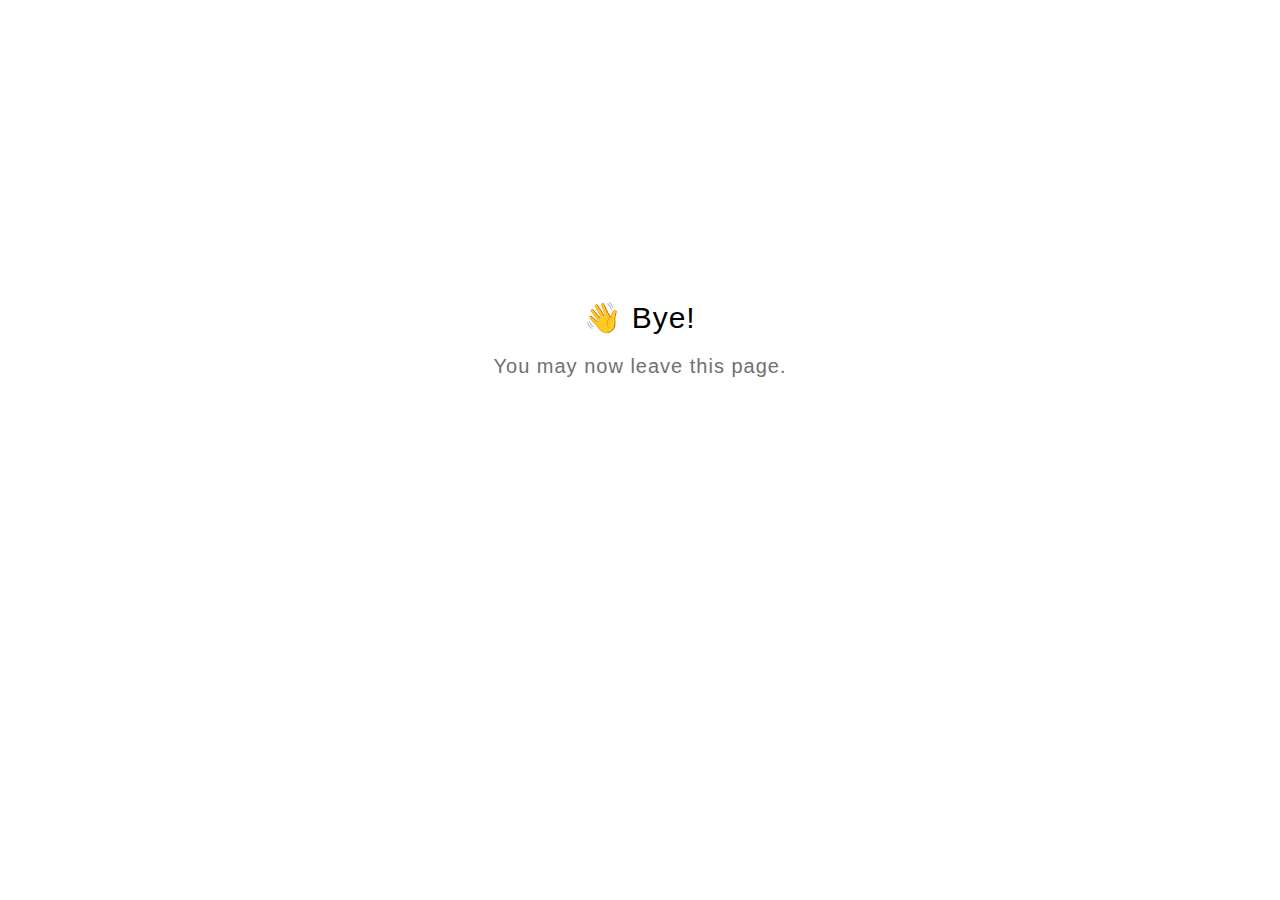
<file: goodbye.html>
<!DOCTYPE html>
<html lang="en">
  <head>
    <title>Goodbye</title>
    <meta charset="utf-8" lang="en">
    <style>
      html {
        font-size: 20px;
        font-family: 'lato', sans-serif;
        font-weight: lighter;
        letter-spacing: 0.05rem;
      }

      .goodbye-container {
        text-align: center;
        margin-top: 15rem;
      }

      .bye-message {
        font-size: 1.5rem;
      }

      .exit-text {
        color: #707070;
        margin-top: 1rem;
      }
    </style>
  </head>
  <body>
    <div class="goodbye-container">
      <div class="bye-message">👋 Bye!</div>
      <div class="exit-text">You may now leave this page.</div>
    </div>
  </body>
</html>
</file>
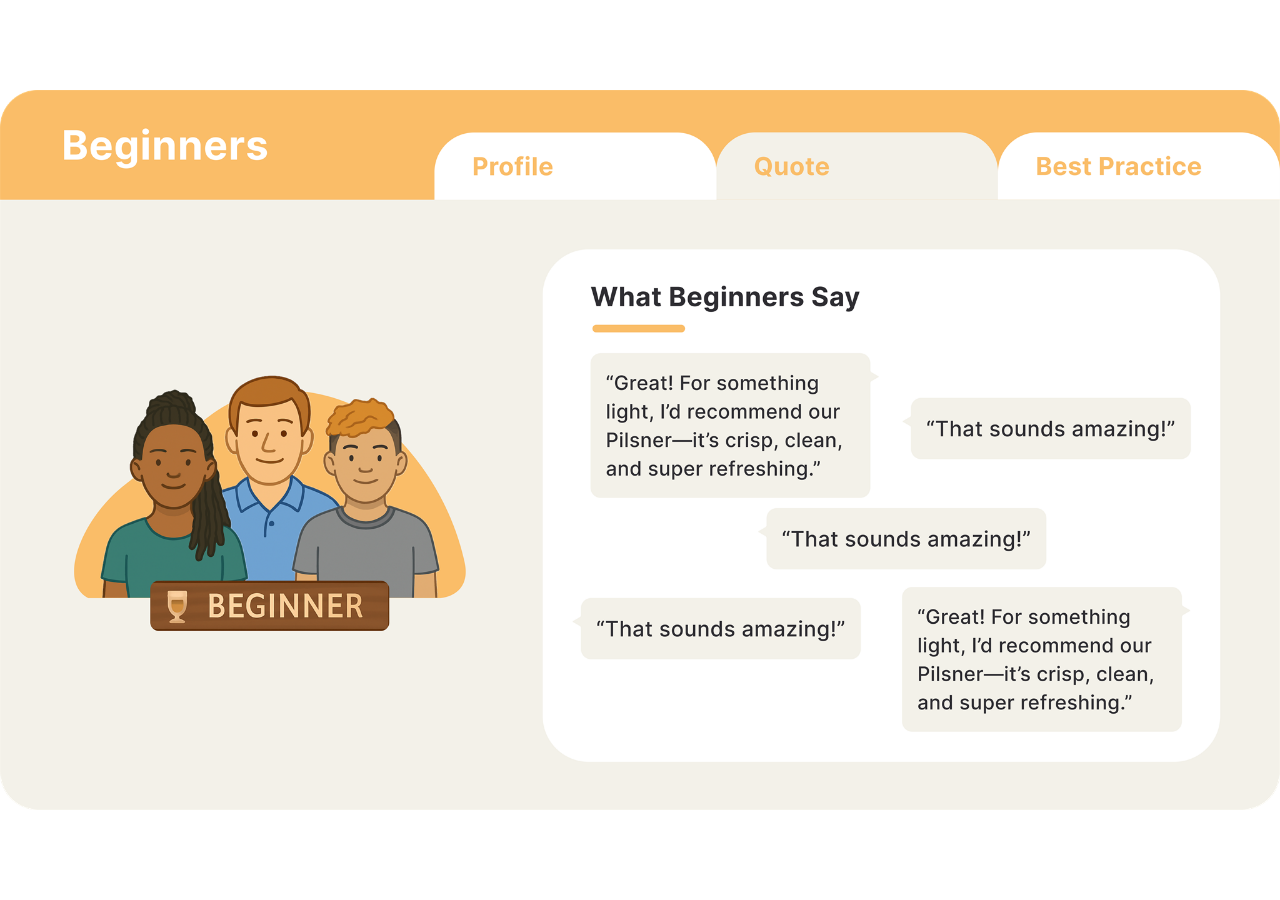
<file: assets/k6lVNaO_edWy7yR4/story.html>
﻿<!doctype html>
<html lang="en-US">
<head>
  <meta charset="utf-8">
  <!-- Created using Storyline 360 x64 - http://www.articulate.com  -->
  <!-- version: 3.96.33815.0 -->
  <title>Untitled1</title>
  <meta http-equiv="x-ua-compatible" content="IE=edge"/>
  <meta name="viewport" content="width=device-width,initial-scale=1,user-scalable=no,shrink-to-fit=no,minimal-ui"/>
  <meta name="apple-mobile-web-app-capable" content="yes"/>
  <style>
    html, body { height: 100%; padding: 0; margin: 0 }
    #app { height: 100%; width: 100%; }
  </style>

  <script>
    window.DS = {};
    window.globals = {
      DATA_PATH_BASE: '',
      HAS_FRAME: true,
      HAS_SLIDE: true,

      lmsPresent: false,
      tinCanPresent: false,
      cmi5Present: false,
      aoSupport: false,
      scale: 'noscale',
      captureRc: false,
      browserSize: 'optimal',
      bgColor: '#282828',
      features: 'DropInAcc,DropInBase,DropInCore,DropInInteractions,DropInVideo,LayerPresentAsDialog,MultipleQuizTracking,UpdatedThemeEditor',
      themeName: 'unified',
      preloaderColor: '#FFFFFF',
      suppressAnalytics: false,
      productChannel: 'stable',
      publishSource: 'storyline',
      aid: 'aid|657929b7-db7b-489d-8fac-d590638fb661',
      cid: '36f2fd98-406d-4d4e-803e-584cb8f93a67',
      playerVersion: '3.96.33815.0',
      publishTimestamp: '2025-05-11T23:33:26.3503364Z',
      maxIosVideoElements: 10,
      connectionSettings: { message: 'You%20are%20offline.%20Trying%20to%20reconnect...', useDarkTheme: false, mode: 'disabled' },
      hasFeature: function(feature) {
        return this.features.split(',').includes(feature);
      },
      
      parseParams: function(qs) {
        if (window.globals.parsedParams != null) {
          return window.globals.parsedParams;
        }
        qs = (qs || window.location.search.substr(1)).split('+').join(' ');
        var params = {},
            tokens,
            re = /[?&]?([^=]+)=([^&]*)/g;

        while (tokens = re.exec(qs)) {
          params[decodeURIComponent(tokens[1]).trim()] =
            decodeURIComponent(tokens[2]).trim();
        }
        window.globals.parsedParams = params;
        return params;
      }

    };
  </script>
  <script>
    var isIe11 = ('ActiveXObject' in window || window.MSBlobBuilder != null)
      && window.msCrypto != null && !window.ActiveXObject;
    if (isIe11) {
      window.globals.unsupportedBrowser = true;
      document.write(atob('[base64]'));
    }
  </script>

  <script>
    if (window.globals.hasFeature('MultiLanguageSinglePackageSupport')) {
      
      
    }
  </script>

  
  <script>window.THREE = { };</script>
  
<meta name="robots" content="noindex, nofollow"></head>
<body style="background: #282828" class="cs-HTML theme-unified">
<script src="player-interface.js"></script>
  <script>!function(){var e,i=/iPhone/i,o=/iPod/i,n=/iPad/i,t=/\biOS-universal(?:.+)Mac\b/i,r=/\bAndroid(?:.+)Mobile\b/i,a=/Android/i,d=/(?:SD4930UR|\bSilk(?:.+)Mobile\b)/i,p=/Silk/i,l=/Windows Phone/i,u=/\bWindows(?:.+)ARM\b/i,b=/BlackBerry/i,s=/BB10/i,c=/Opera Mini/i,f=/\b(CriOS|Chrome)(?:.+)Mobile/i,h=/Mobile(?:.+)Firefox\b/i,v=function(e){return void 0!==e&&"MacIntel"===e.platform&&"number"==typeof e.maxTouchPoints&&e.maxTouchPoints>1&&"undefined"==typeof MSStream};e=function(e){var m={userAgent:"",platform:"",maxTouchPoints:0};e||"undefined"==typeof navigator?"string"==typeof e?m.userAgent=e:e&&e.userAgent&&(m={userAgent:e.userAgent,platform:e.platform,maxTouchPoints:e.maxTouchPoints||0}):m={userAgent:navigator.userAgent,platform:navigator.platform,maxTouchPoints:navigator.maxTouchPoints||0};var g=m.userAgent,y=g.split("[FBAN");void 0!==y[1]&&(g=y[0]),void 0!==(y=g.split("Twitter"))[1]&&(g=y[0]);var A=function(e){return function(i){return i.test(e)}}(g),w={apple:{phone:A(i)&&!A(l),ipod:A(o),tablet:!A(i)&&(A(n)||v(m))&&!A(l),universal:A(t),device:(A(i)||A(o)||A(n)||A(t)||v(m))&&!A(l)},amazon:{phone:A(d),tablet:!A(d)&&A(p),device:A(d)||A(p)},android:{phone:!A(l)&&A(d)||!A(l)&&A(r),tablet:!A(l)&&!A(d)&&!A(r)&&(A(p)||A(a)),device:!A(l)&&(A(d)||A(p)||A(r)||A(a))||A(/\bokhttp\b/i)},windows:{phone:A(l),tablet:A(u),device:A(l)||A(u)},other:{blackberry:A(b),blackberry10:A(s),opera:A(c),firefox:A(h),chrome:A(f),device:A(b)||A(s)||A(c)||A(h)||A(f)},any:!1,phone:!1,tablet:!1};return w.any=w.apple.device||w.android.device||w.windows.device||w.other.device,w.phone=w.apple.phone||w.android.phone||w.windows.phone,w.tablet=w.apple.tablet||w.android.tablet||w.windows.tablet,w}(),"object"==typeof exports&&"undefined"!=typeof module?module.exports=e:"function"==typeof define&&define.amd?define((function(){return e})):this.isMobile=e}();
    window.isMobile.apple.tablet = window.isMobile.apple.tablet ||
      (navigator.platform === 'MacIntel' && navigator.maxTouchPoints > 1);
    window.isMobile.apple.device = window.isMobile.apple.device || window.isMobile.apple.tablet;
    window.isMobile.tablet = window.isMobile.tablet || window.isMobile.apple.tablet;
    window.isMobile.any = window.isMobile.any || window.isMobile.apple.tablet;
  </script>

  <div id="focus-sink" tabindex="-1"></div>

  <div id="preso"></div>
  <script>
    (function() {

      var classTypes = [ 'desktop', 'mobile', 'phone', 'tablet' ];

      var addDeviceClasses = function(prefix, testObj) {
        var curr, i;
        for (i = 0; i < classTypes.length; i++) {
          curr = classTypes[i];
          if (testObj[curr]) {
            document.body.classList.add(prefix + curr);
          }
        }
      };

      var params = window.globals.parseParams(),
          isDevicePreview = params.devicepreview === '1',
          isPhoneOverride = params.deviceType === 'phone' || (isDevicePreview && params.phone == '1'),
          isTabletOverride = (params.deviceType === 'tablet' || isDevicePreview) && !isPhoneOverride,
          isMobileOverride = isPhoneOverride || isTabletOverride;

      var deviceView = {
        desktop: !window.isMobile.any && !isMobileOverride,
        mobile: window.isMobile.any || isMobileOverride,
        phone: isPhoneOverride || (window.isMobile.phone && !isTabletOverride),
        tablet: isTabletOverride || window.isMobile.tablet
      };

      window.globals.deviceView = deviceView;
      window.isMobile.desktop = !window.isMobile.any;
      window.isMobile.mobile = window.isMobile.any;

      addDeviceClasses('view-', deviceView);

    })();
  </script>
  
  <script src='story_content/triggers.js' type=text/javascript></script>
<script src='story_content/user.js' type=text/javascript></script>
  <div class="slide-loader"></div>

  <script>
    var doc = document, loader = doc.body.querySelector('.slide-loader'); [ 1, 2, 3 ].forEach(function(n) { var d = doc.createElement('div'); d.style.backgroundColor = window.globals.preloaderColor; d.classList.add('mobile-loader-dot'); d.classList.add('dot' + n); loader.appendChild(d); });
  </script>

  <div class="mobile-load-title-overlay" style="display: none">
    <div class="mobile-load-title">Untitled1</div>
  </div>

  <div class="mobile-chrome-warning"></div>

  
<style>
  .warn-connection-dialog {
    display: none;
    background: transparent;
    pointer-events: all;
    position: fixed;
    left: 0;
    top: 0;
    width: 100%;
    height: 100%;
    z-index: 999;
  }

  .warn-connection-content {
    pointer-events: all;
    border-radius: 4px;
    background: white;
    border: 1px solid #E7E7E7;
    color: #333333;
    box-shadow: 0 2px 4px rgba(0, 0, 0, 0.25);
    transition: all 150ms ease-out;
    position: absolute;
    white-space: nowrap;
  }

  .view-phone.is-landscape .warn-connection-content {
    left: 23px;
    bottom: 23px;
  }

  .view-tablet.is-landscape .warn-connection-content {
    left: 50%;
    top: 20px;
    transform: translateX(-50%);
  }

  .view-mobile.is-portrait .warn-connection-content {
    transform: translate(-50%, calc(-100% - 15px));
  }

  .warn-connection-content p {
    display: inline-block;
    margin: 0 8px 0 0;
    line-height: 33px;
    font-size: 11px;
  }

  .warn-connection-content svg {
    position: relative;
    vertical-align: middle;
    margin: 0 2px 2px 8px;
  }

  .view-desktop .warn-connection-content {
    left: 1.5em;
    bottom: 1.5em;
  }

  .view-desktop .warn-connection-content p {
    font-size: 1.1em;
  }

  .is-offline .warn-connection-dialog {
    display: block;
  }

  .is-offline .cs-panel * {
    pointer-events: none !important;
  }

  .is-offline .cs-panel {
    pointer-events: all !important;
  }

  .is-offline #nav-controls * {
    pointer-events: none !important;
  }

  .is-offline #nav-controls {
    pointer-events: all !important;
  }
</style>

<div class="warn-connection-dialog" role="alertdialog" aria-modal="true" tabindex="0" aria-labelledby="warn-connection-message">
  <div class="warn-connection-content">
    <svg width="17" height="15" viewBox="0 0 17 15" xmlns="http://www.w3.org/2000/svg">
      <path fill="#8F0000" stroke="white" d="M16.07,12.98 L15.88,12.23 L9.51,1.21 C8.97,0.26,7.6,0.26,7.06,1.21 L0.69,12.23 C0.15,13.16,0.81,14.36,1.91,14.36 H14.65 C15.47,14.36,16.05,13.7,16.07,12.98 Z"/>
      <path fill="white" stroke="white" d="M8.58,5.5 C8.35,5.28,8.5,5.35,8.21,5.32 C8.09,5.35,7.97,5.49,7.96,5.67 C7.97,5.79,7.98,5.92,7.98,6.04 L7.98,6.04 C7.99,6.17,8,6.31,8.01,6.43 L8.01,6.44 C8.03,6.92,8.06,7.41,8.09,7.9 L8.09,7.9 C8.12,8.39,8.14,8.88,8.17,9.37 C8.17,9.39,8.18,9.42,8.2,9.44 C8.23,9.46,8.25,9.47,8.28,9.47 C8.31,9.47,8.34,9.46,8.35,9.44 C8.37,9.43,8.38,9.4,8.39,9.35 L8.39,9.34 C8.39,9.24,8.4,9.15,8.4,9.05 L8.4,9.05 C8.41,8.96,8.41,8.86,8.42,8.75 C8.43,8.44,8.45,8.12,8.47,7.81 L8.47,7.81 C8.49,7.49,8.51,7.18,8.53,6.87 C8.55,6.46,8.56,6.05,8.59,5.64 L8.6,5.62 C8.6,5.57,8.59,5.53,8.58,5.5 L8.21,5.32 Z"/>
      <circle fill="white" stroke="white" cx="8.3" cy="11.35" r="0.3"/>
    </svg>
    <p id="warn-connection-message">You are offline. Trying to reconnect...</p>
  </div>
</div>

<script>
  (function() {
    window.DS.connection = {
      warningShown: false,
      assets: {},
      loadingAssetGroup: false,
      retryDelay: 500
    };

    var connectionSettings = window.globals.connectionSettings || {};

    var useConnectionMessages = window.AbortController != null &&
      window.location.protocol != 'file:' &&
      connectionSettings.mode === 'normal';

    window.DS.connection.useConnectionMessages = useConnectionMessages;

    var assetCount = 0;
    var checkLoadedId;


    if (useConnectionMessages && connectionSettings != null) {
      var contentEl = document.querySelector('.warn-connection-content');
      var messageEl = contentEl.querySelector('p');

      if (connectionSettings.useDarkTheme) {
        contentEl.style.borderColor = '#BABBBA';
        contentEl.style.backgroundColor = '#282828';
        contentEl.style.color = '#FFFFFF';
      }

      if (connectionSettings.message != null) {
        messageEl.textContent = window.decodeURIComponent(connectionSettings.message);
      }
    }

    function checkAssetsReady() {
      for (var i in DS.connection.assets) {
        if (!DS.connection.assets[i].success) {
          return false;
        }
      }
      return true;
    }

    function stopAssetGroup() {
      if (!useConnectionMessages) { return; }

      assetCount = 0;

      DS.connection.oldAssetGroup = DS.connection.assets;
      DS.connection.assets = {};
      DS.connection.loadingAssetGroup = false;
      clearInterval(checkLoadedId);
    }

    function startAssetGroup() {
      if (!useConnectionMessages) { return; }
      var ticks = 0;
      clearInterval(checkLoadedId);
      checkLoadedId = setInterval(function() {
        var loaded = 0;
        if (assetCount === 0 && loaded === 0) {
          clearInterval(checkLoadedId);
          return;
        }

        for (var i in DS.connection.assets) {
          if (DS.connection.assets[i].success) {
            loaded++;
          }
        }

        if (assetCount === loaded && checkAssetsReady()) {
          for (var i in DS.connection.assets) {
            if (DS.connection.assets[i].action) {
              DS.connection.assets[i].action();
            }
          }
          hideWarning();
          stopAssetGroup();
        }
      }, 100)
    }

    function requiredAsset(url, action, retry, type) {
      if (!useConnectionMessages) { return; }
      if (DS.connection.assets[url]) { return; }

      DS.connection.assets[url] = {
        success: false, action: action, retry: retry, type: type
      };
      assetCount = Object.keys(DS.connection.assets).length;
      if (!DS.connection.loadingAssetGroup) {
        startAssetGroup();
      }
      DS.connection.loadingAssetGroup = true;
    }

    function assetLoaded(url) {
      if (!useConnectionMessages) { return; }
      if (DS.connection.assets[url]) {
        DS.connection.assets[url].success = true;
      }
    }

    function assetFailed(url) {
      if (!useConnectionMessages) { return; }
      if (!DS.connection.assets[url]) {
        if (/\.js$/.test(url) && url.indexOf('transcripts') === -1) {
          setTimeout(function() {
            if (DS.connection.lastSlideLoaded != null) {
              DS.connection.lastSlideLoaded();
            }
          }, DS.connection.retryDelay);
        }
        return;
      }
      if (!DS.connection.warningShown) { showWarning(); }
      if (DS.connection.assets[url].retry) {
        setTimeout(function() {
          if (!DS.connection.assets[url].success) {
            DS.connection.assets[url].retry()
          }
        }, DS.connection.retryDelay);
      }
    }

    function hideWarning() {
      document.body.classList.remove('is-offline');
      DS.connection.warningShown = false;
      enableKeys();
    }
    DS.connection.hideWarning = hideWarning

    function showWarning(btn) {
      document.body.classList.add('is-offline')
      DS.connection.warningShown = true;
      updateWarningPosition();
      disableKeys();
    }

    function updateWarningPosition() {
      if (!DS.connection.warningShown) {
        return;
      }

      var isPortrait = document.body.classList.contains('is-portrait');
      var isMobile = document.body.classList.contains('view-mobile');
      var warningEl = document.querySelector('.warn-connection-content');

      if (isPortrait && isMobile) {
        var slide = document.querySelector('.primary-slide');
        var slideRect = slide != null
          ? slide.getBoundingClientRect()
          : { top: window.innerHeight, left: 0, width: window.innerWidth };

        warningEl.style.top = `${slideRect.top}px`
        warningEl.style.left = `${slideRect.left + slideRect.width / 2}px`
      } else {
        warningEl.style.top = null;
        warningEl.style.left = null;
      }

      window.requestAnimationFrame(updateWarningPosition);
    }

    function onDisableKeyDown(e) {
      e.preventDefault();
      e.stopImmediatePropagation();
    }

    function onDisableKeyUp(e) {
      e.preventDefault();
      e.stopImmediatePropagation();
    }

    var accStyle = document.createElement('style');
    var warnDialogEl = document.querySelector('.warn-connection-dialog');

    function disableKeys() {
      if (DS.views && DS.views.nsStack && DS.views.nsStack.length === 1) {
        DS.views.nsStack[0].tabReachable = false
        DS.views.nsStack[0].updateTabIndex(true, true);
      }

      accStyle.innerHTML = '.acc-shadow-dom { display: none; }';
      document.body.appendChild(accStyle);

      warnDialogEl.parentNode.append(warnDialogEl);
      warnDialogEl.focus();
    }

    function enableKeys() {
      accStyle.remove();
      if (DS.views && DS.views.nsStack && DS.views.nsStack.length === 1 && DS.views.nsStack[0].name === '_frame') {
        DS.views.nsStack[0].tabReachable = true;
        DS.views.nsStack[0].updateTabIndex();
      }
    }

    // these will all be noops if the feature flag isn't set in
    // the data and `window.globals.features`
    DS.connection.requiredAsset = requiredAsset;
    DS.connection.assetLoaded = assetLoaded;
    DS.connection.assetFailed = assetFailed;
    DS.connection.stopAssetGroup = stopAssetGroup;
    DS.connection.startAssetGroup = startAssetGroup;
  })();
</script>


  <script>
    
    if (window.autoSpider && window.vInterfaceObject) {
      document.querySelector('.mobile-load-title-overlay').style.display = 'none';
    }
  </script>

  

  <link rel="stylesheet" href="html5/data/css/output.min.css" data-noprefix/>
<script>
                
        const observer = new MutationObserver(() => {
            checkForMobileOverlay();
        });

        observer.observe(document.body, {
            childList: true,
            subtree: true,
        });


        function checkForMobileOverlay() {
            const mobileOverlayContainer = document.querySelector(
                ".mobile-start-overlay"
            );

            const mobileTitle = document.querySelector(".mobile-load-title");

            if (mobileTitle) {
                mobileTitle.style.display = "none";
            }

            if (mobileOverlayContainer) {
                mobileOverlayContainer.style.display = "flex";
                mobileOverlayContainer.style.justifyContent = "center";
                mobileOverlayContainer.style.alignItems = "center";

                // Hide children
                const children = mobileOverlayContainer.children;
                for (const child of children) {
                    child.style.opacity = 0;
                }

                const courseTitle = document.querySelector(".mobile-start-course-title");
                if (courseTitle) {
                    courseTitle.style.display = "none";
                }

                // append img
                const img = document.createElement("img");
                img.src = "./story_content/thumbnail.jpg";
                img.style.maxWidth = "100%";
                img.style.maxHeight = "100%";
                img.zIndex = 1000;

                mobileOverlayContainer.appendChild(img);

                img.onclick = () => {
                    const mobileStartButton = document.querySelector(
                        "#mobile-start-button"
                    );
                    if (mobileStartButton) {
                        mobileStartButton.click();
                    }
                };

                observer.disconnect();
            }
        }
    
            </script><script>
                
        const observer = new MutationObserver(() => {
            checkForMobileOverlay();
        });

        observer.observe(document.body, {
            childList: true,
            subtree: true,
        });


        function checkForMobileOverlay() {
            const mobileOverlayContainer = document.querySelector(
                ".mobile-start-overlay"
            );

            const mobileTitle = document.querySelector(".mobile-load-title");

            if (mobileTitle) {
                mobileTitle.style.display = "none";
            }

            if (mobileOverlayContainer) {
                mobileOverlayContainer.style.display = "flex";
                mobileOverlayContainer.style.justifyContent = "center";
                mobileOverlayContainer.style.alignItems = "center";

                // Hide children
                const children = mobileOverlayContainer.children;
                for (const child of children) {
                    child.style.opacity = 0;
                }

                const courseTitle = document.querySelector(".mobile-start-course-title");
                if (courseTitle) {
                    courseTitle.style.display = "none";
                }

                // append img
                const img = document.createElement("img");
                img.src = "./story_content/thumbnail.jpg";
                img.style.maxWidth = "100%";
                img.style.maxHeight = "100%";
                img.zIndex = 1000;

                mobileOverlayContainer.appendChild(img);

                img.onclick = () => {
                    const mobileStartButton = document.querySelector(
                        "#mobile-start-button"
                    );
                    if (mobileStartButton) {
                        mobileStartButton.click();
                    }
                };

                observer.disconnect();
            }
        }
    
            </script><script>
                
        const observer = new MutationObserver(() => {
            checkForMobileOverlay();
        });

        observer.observe(document.body, {
            childList: true,
            subtree: true,
        });


        function checkForMobileOverlay() {
            const mobileOverlayContainer = document.querySelector(
                ".mobile-start-overlay"
            );

            const mobileTitle = document.querySelector(".mobile-load-title");

            if (mobileTitle) {
                mobileTitle.style.display = "none";
            }

            if (mobileOverlayContainer) {
                mobileOverlayContainer.style.display = "flex";
                mobileOverlayContainer.style.justifyContent = "center";
                mobileOverlayContainer.style.alignItems = "center";

                // Hide children
                const children = mobileOverlayContainer.children;
                for (const child of children) {
                    child.style.opacity = 0;
                }

                const courseTitle = document.querySelector(".mobile-start-course-title");
                if (courseTitle) {
                    courseTitle.style.display = "none";
                }

                // append img
                const img = document.createElement("img");
                img.src = "./story_content/thumbnail.jpg";
                img.style.maxWidth = "100%";
                img.style.maxHeight = "100%";
                img.zIndex = 1000;

                mobileOverlayContainer.appendChild(img);

                img.onclick = () => {
                    const mobileStartButton = document.querySelector(
                        "#mobile-start-button"
                    );
                    if (mobileStartButton) {
                        mobileStartButton.click();
                    }
                };

                observer.disconnect();
            }
        }
    
            </script></body>
<script src="html5/lib/scripts/bootstrapper.min.js"></script>
</html>
</file>
<file: assets/k6lVNaO_edWy7yR4/html5/data/css/output.min.css>
@font-face {
  font-family: 'LatoBold Charset1_ BoldD1A06CA2';
  src: url('[data-uri]');
  font-style: normal;
  font-weight: normal;
}
@font-face {
  font-family: 'Lato Charset1_ 6rX6g1QnD92D493F';
  src: url('[data-uri]');
  font-style: normal;
  font-weight: normal;
}
.cs-HTML {
  background: rgba(40, 40, 40, 1);
}
.cs-pxabnsnfns00000100001 .cs-infopanel  {
  box-shadow: 0 1px 0 rgba(0, 0, 0, 0);
  background: rgba(255, 255, 255, 1);
}
.cs-pxabnsnfns00000100001 .cs-infopanel .cs-link {
  color: rgba(186, 187, 186, 1);
}
.cs-pxabnsnfns00000100001 .cs-infopanel .cs-link:hover {
  color: rgba(255, 255, 255, 1);
}
.cs-pxabnsnfns00000100001 .cs-infopanel .cs-name {
  color: rgba(68, 68, 68, 1);
}
.cs-pxabnsnfns00000100001 .cs-infopanel .cs-title {
  color: rgba(153, 153, 153, 1);
}
.cs-pxabnsnfns00000100001 .cs-infopanelpopup  {
  box-shadow: 0 1px 0 rgba(0, 0, 0, 0);
  background: rgba(0, 0, 0, 0);
}
.cs-pxabnsnfns00000100001 .cs-infopanelpopup .cs-link {
  color: rgba(255, 0, 0, 1);
}
.cs-pxabnsnfns00000100001 .cs-infopanelpopup .cs-link:hover {
  color: rgba(255, 255, 255, 1);
}
.cs-pxabnsnfns00000100001 .cs-infopanelpopup .cs-name {
  color: rgba(255, 255, 255, 1);
}
.cs-pxabnsnfns00000100001 .cs-infopanelpopup .cs-bio {
  color: rgba(186, 187, 186, 1);
}
.cs-pxabnsnfns00000100001 .cs-timer  {
  color: rgba(186, 187, 186, 1);
}
.cs-pxabnsnfns00000100001 .cs-duration stop:first-child {
  stop-color: rgba(60, 60, 60, 1);
}
.cs-pxabnsnfns00000100001 .cs-duration stop:last-child {
  stop-color: rgba(60, 60, 60, 1);
}
.cs-pxabnsnfns00000100001 .cs-elapsed stop:first-child {
  stop-color: rgba(254, 227, 71, 1);
}
.cs-pxabnsnfns00000100001 .cs-elapsed stop:last-child {
  stop-color: rgba(254, 227, 71, 1);
}
.cs-pxabnsnfns00000100001 .cs-timer .cs-pie .cs-innerstroke {
  stroke: rgba(199, 199, 199, 1);
}
.cs-pxabnsnfns00000100001 .cs-timer .cs-pie .cs-innerborder {
  stroke: rgba(255, 255, 255, 1);
}
.cs-pxabnsnfns00000100001 .cs-window  {
  box-shadow: 0 8px 5px rgba(0, 0, 0, 0.2);
  border-color: rgba(49, 99, 0, 0);
  background: rgba(33, 33, 33, 1);
  color: rgba(248, 248, 248, 1);
}
.cs-pxabnsnfns00000100001 .cs-window .cs-diva {
  border-color: rgba(78, 78, 78, 1);
}
.cs-pxabnsnfns00000100001 .cs-window .cs-divb {
  border-color: rgba(78, 78, 78, 0);
}
.cs-pxabnsnfns00000100001 .cs-editor .cs-editor-slide {
  color: rgba(226, 226, 226, 1);
}
.cs-pxabnsnfns00000100001 .cs-editor .cs-editor-html {
  color: rgba(186, 187, 186, 1);
}
.cs-pxabnsnfns00000100001 .cs-editor .cs-editor-button {
  text-shadow: 0 1px 0 rgba(0, 0, 0, 0);
  color: rgba(255, 255, 255, 1);
  border-color: rgba(211, 211, 211, 1);
  background: rgba(34, 34, 34, 1);
}
.cs-pxabnsnfns00000100001 .cs-editor .cs-editor-button:hover {
  background: rgba(68, 68, 68, 1);
}
.cs-pxabnsnfns00000100001 .cs-editor .cs-editor-button:active {
  background: rgba(68, 68, 68, 1);
}
.cs-pxabnsnfns00000100001 .cs-listitem  {
  color: rgba(186, 187, 186, 1);
  border-color: none;
  border: 1px solid transparent;
}
.cs-pxabnsnfns00000100001 .cs-listitem:hover {
  background: rgba(255, 255, 255, 0.06);
  border-color: rgba(108, 108, 108, 1) !important;
  border-width: 1px;
  border-radius: 2px;
  border-style: solid;
  box-sizing: border-box;
}
.cs-pxabnsnfns00000100001 .cs-listitem.hover {
  background: rgba(255, 255, 255, 0.06);
  border-color: rgba(108, 108, 108, 1) !important;
  border-width: 1px;
  border-radius: 2px;
  border-style: solid;
  box-sizing: border-box;
}
.cs-pxabnsnfns00000100001 .cs-glossary  {
  color: rgba(186, 187, 186, 1);
}
.cs-pxabnsnfns00000100001 .cs-glossary .cs-scrolling-panel {
  background: rgba(0, 0, 0, 0);
}
.cs-pxabnsnfns00000100001 .cs-glossary .cs-term.cs-selected .cs-choice-list-trigger {
  color: rgba(255, 255, 255, 1);
  background: rgba(255, 255, 255, 1);
}
.cs-pxabnsnfns00000100001 .cs-glossary .cs-term.cs-selected .cs-choice-list-trigger:focus {
  color: rgba(255, 255, 255, 1);
  background: rgba(255, 255, 255, 1);
}
.cs-pxabnsnfns00000100001 .cs-glossary .cs-term:hover .cs-choice-list-trigger {
  background: rgba(186, 187, 186, 1);
}
.cs-pxabnsnfns00000100001 .cs-glossary .cs-term.hover .cs-choice-list-trigger {
  background: rgba(186, 187, 186, 1);
}
.cs-pxabnsnfns00000100001 .cs-glossary .cs-term .cs-choice-list-trigger:focus {
  background: rgba(186, 187, 186, 1);
}
.cs-pxabnsnfns00000100001 .cs-glossary .cs-diva {
  border-color: rgba(0, 0, 0, 0);
}
.cs-pxabnsnfns00000100001 .cs-glossary .cs-divb {
  border-color: rgba(0, 0, 0, 0);
}
.cs-pxabnsnfns00000100001 .cs-glossary .cs-divc {
  border-color: rgba(0, 0, 0, 0);
}
.cs-pxabnsnfns00000100001 .cs-glossary .cs-heading {
  color: rgba(248, 248, 248, 1);
  font-weight: 700;
}
.note-content p span {
  color: rgba(186, 187, 186, 1);
  line-height: 1.4em;
  font-size: 103.769%;
}
.cs-pxabnsnfns00000100001 .cs-resource .cs-separator {
  border-color: rgba(0, 0, 0, 0);
}
.cs-pxabnsnfns00000100001 .cs-outline  {
  color: rgba(45, 45, 45, 1);
}
.cs-pxabnsnfns00000100001 .cs-outline .cs-diva {
  border-color: rgba(0, 0, 0, 0);
}
.cs-pxabnsnfns00000100001 .cs-outline .cs-divb {
  border-color: rgba(0, 0, 0, 0);
}
.cs-pxabnsnfns00000100001 .cs-outline .cs-divc {
  border-color: rgba(0, 0, 0, 0);
}
.cs-pxabnsnfns00000100001 .cs-outline .cs-search-filter:hover {
  color: rgba(0, 0, 0, 0);
}
.cs-pxabnsnfns00000100001 .cs-outline .cs-search-filter.hover {
  color: rgba(0, 0, 0, 0);
}
.cs-pxabnsnfns00000100001 .cs-transcript  {
  color: rgba(255, 255, 255, 1);
}
.cs-pxabnsnfns00000100001 .cs-transcript .cs-div {
  border-color: rgba(0, 0, 0, 0);
}
.cs-pxabnsnfns00000100001 .cs-tabs:not(.topmenu-item) {
  color: rgba(248, 248, 248, 1);
}
.cs-pxabnsnfns00000100001 .cs-tabs .cs-inner-button:not(.topmenu-item) {
  text-shadow: 0 1px 0 rgba(0, 0, 0, 0);
}
.cs-pxabnsnfns00000100001 .cs-tabs:hover:not(.topmenu-item) {
  color: rgba(248, 248, 248, 1);
}
.cs-pxabnsnfns00000100001 .cs-tabs.cs-selected {
  background: rgba(0, 0, 0, 0);
  color: rgba(248, 248, 248, 1);
}
.cs-pxabnsnfns00000100001 .cs-seekcontrol  {
  background: rgba(0, 0, 0, 0);
  border-color: rgba(0, 0, 0, 0);
}
.cs-pxabnsnfns00000100001 .cs-seekcontrol .cs-button:hover .cs-icon {
  fill: rgba(255, 255, 255, 1);
}
.cs-pxabnsnfns00000100001 .cs-seekcontrol .cs-button.hover .cs-icon {
  fill: rgba(255, 255, 255, 1);
}
.cs-pxabnsnfns00000100001 .cs-seekcontrol .cs-button .cs-icon-shadow {
  fill: rgba(0, 0, 0, 0);
}
.cs-pxabnsnfns00000100001 .cs-seekcontrol .cs-button .cs-icon {
  fill: rgba(180, 180, 180, 1);
}
.cs-pxabnsnfns00000100001 .cs-seekcontrol .cs-seek .cs-fill {
  background: rgba(255, 255, 255, 0.6);
}
.cs-pxabnsnfns00000100001 .cs-seekcontrol .cs-seek {
  background: rgba(108, 108, 108, 1);
  border-color: rgba(0, 0, 0, 0);
}
.cs-pxabnsnfns00000100001 .cs-searchinput .cs-input {
  color: rgba(186, 187, 186, 1);
  border-color: rgba(0, 0, 0, 0);
  background: rgba(255, 255, 255, 0.06);
}
.cs-pxabnsnfns00000100001 .cs-searchinput .cs-input:focus {
  color: rgba(248, 248, 248, 1);
  background: rgba(41, 41, 41, 1);
}
.cs-pxabnsnfns00000100001 .cs-searchinput .cs-input:hover {
  box-shadow: inset 0 0 1px 0 rgba(69, 126, 19, 0);
}
.cs-pxabnsnfns00000100001 .cs-searchinput .cs-input.hover {
  box-shadow: inset 0 0 1px 0 rgba(69, 126, 19, 0);
}
.cs-pxabnsnfns00000100001 .cs-searchinput .cs-button .cs-icon {
  fill: rgba(186, 187, 186, 1);
}
.cs-pxabnsnfns00000100001 .cs-searchinput .cs-button:hover {
  fill: rgba(63, 133, 0, 1);
}
.cs-pxabnsnfns00000100001 .cs-searchinput .cs-button.hover {
  fill: rgba(63, 133, 0, 1);
}
.cs-pxabnsnfns00000100001 .cs-menu  {
  box-shadow: 0 1px 0 rgba(0, 0, 0, 0);
  background: rgba(33, 33, 33, 1);
}
.cs-pxabnsnfns00000100001 .cs-topmenu-item.active .cs-tab {
  background: rgba(33, 33, 33, 1);
}
.cs-pxabnsnfns00000100001 .cs-logo  {
  box-shadow: 0 1px 0 rgba(37, 75, 0, 1);
  background: rgba(255, 255, 255, 0);
}
.cs-pxabnsnfns00000100001 .cs-checkbox  {
  color: rgba(255, 255, 255, 1);
}
.cs-pxabnsnfns00000100001 .cs-checkbox:hover {
  border-color: rgba(175, 221, 130, 1);
}
.cs-pxabnsnfns00000100001 .cs-checkbox.hover {
  border-color: rgba(175, 221, 130, 1);
}
.cs-pxabnsnfns00000100001 .cs-checkbox .cs-box {
  color: rgba(255, 255, 255, 1);
  border-color: rgba(42, 83, 0, 1);
}
.cs-pxabnsnfns00000100001 .cs-checkbox .cs-box:checked::after {
  color: rgba(43, 196, 0, 1);
}
.cs-pxabnsnfns00000100001 .cs-button  {
  text-shadow: 0 1px 0 rgba(0, 0, 0, 0);
  color: rgba(186, 187, 186, 1);
  border-color: rgba(0, 0, 0, 0);
  background: rgba(0, 0, 0, 0);
  box-shadow: 0 1px 0 rgba(0, 0, 0, 0);
}
.cs-pxabnsnfns00000100001 .cs-button .cs-icon {
  fill: rgba(186, 187, 186, 1);
}
.cs-pxabnsnfns00000100001 .cs-button .cs-icon-shadow {
  fill: rgba(0, 0, 0, 0);
}
.cs-pxabnsnfns00000100001 .cs-button:hover {
  background: rgba(248, 248, 248, 1);
}
.cs-pxabnsnfns00000100001 .cs-button.hover {
  background: rgba(248, 248, 248, 1);
}
.cs-pxabnsnfns00000100001 .cs-button:active {
  background: rgba(0, 0, 0, 0);
}
.cs-pxabnsnfns00000100001 .cs-button.cs-disabled:hover {
  background: rgba(0, 0, 0, 0);
}
.cs-pxabnsnfns00000100001 .cs-button.cs-disabled.hover {
  background: rgba(0, 0, 0, 0);
}
.cs-pxabnsnfns00000100001 .cs-button.cs-disabled:active {
  background: rgba(0, 0, 0, 0);
}
.cs-pxabnsnfns00000100001 .cs-button.cs-volume:hover {
  background: rgba(0, 0, 0, 0);
}
.cs-pxabnsnfns00000100001 .cs-button.cs-volume.hover {
  background: rgba(0, 0, 0, 0);
}
.cs-pxabnsnfns00000100001 .cs-button.cs-volume:active {
  background: rgba(0, 0, 0, 0);
}
.cs-pxabnsnfns00000100001.cs-base  {
  color: rgba(186, 187, 186, 1);
  border-color: rgba(40, 40, 40, 1);
  background: rgba(40, 40, 40, 1);
}
.cs-pxabnsnfns00000100001.cs-base .cs-separator .cs-diva {
  background: rgba(69, 69, 69, 1);
}
.cs-pxabnsnfns00000100001.cs-base .cs-separator .cs-divb {
  background: rgba(0, 0, 0, 0);
}
.cs-pxabnsnfns00000100001.cs-base .cs-topmenu-item.active .cs-tab {
  border-color: rgba(69, 69, 69, 1);
}
.cs-pxabnsnfns00000100001.cs-base .cs-topmenu-item.active .cs-panel {
  border-color: rgba(69, 69, 69, 1);
}
.cs-pxabnsnfns00000100001.cs-base .cs-left {
  background: rgba(33, 33, 33, 1);
}
.cs-pxabnsnfns00000100001.cs-base .cs-area-primary .cs-slide-container {
  background: rgba(40, 40, 40, 1);
}
.cs-pxabnsnfns00000100001.cs-base.cs-custom-theme .cs-brandhighlight-bg {
  background: rgba(79, 189, 244, 1) !important;
}
.cs-pxabnsnfns00000100001.cs-base.cs-custom-theme .cs-brandhighlight-secondary-bg {
  background: rgba(255, 255, 255, 1) !important;
}
.cs-pxabnsnfns00000100001.cs-base.cs-custom-theme .cs-brandhighlight-border {
  border-color: rgba(79, 189, 244, 1) !important;
}
.cs-pxabnsnfns00000100001.cs-base.cs-custom-theme .cs-brandhighlight-text {
  color: rgba(79, 189, 244, 1) !important;
}
.cs-pxabnsnfns00000100001.cs-base.cs-custom-theme .cs-brandhighlight-fill {
  fill: rgba(79, 189, 244, 1) !important;
}
.cs-pxabnsnfns00000100001.cs-base.cs-custom-theme .cs-listitem.cs-selected {
  background-color: rgba(255, 255, 255, 0.06) !important;
}
.cs-pxabnsnfns00000100001 .cs-volume::-moz-range-thumb {
  border-color: rgba(43, 85, 0, 1);
  box-shadow: inset 0 0 1px 0 rgba(43, 85, 0, 1);
  background: rgba(255, 255, 255, 1);
}
.cs-pxabnsnfns00000100001 .cs-volume::-ms-thumb {
  border-color: rgba(43, 85, 0, 1);
  box-shadow: inset 0 0 1px 0 rgba(43, 85, 0, 1);
  background: rgba(255, 255, 255, 1);
}
.cs-pxabnsnfns00000100001 .cs-volume::-webkit-slider-thumb {
  border-color: rgba(43, 85, 0, 1);
  box-shadow: inset 0 0 1px 0 rgba(43, 85, 0, 1);
  background: rgba(255, 255, 255, 1);
}
.cs-pxabnsnfns00000100001 .cs-volume::-moz-range-track {
  border-color: rgba(66, 140, 1, 1);
  background: rgba(108, 108, 108, 1);
}
.cs-pxabnsnfns00000100001 .cs-volume::-ms-track {
  border-color: rgba(66, 140, 1, 1);
  background: rgba(108, 108, 108, 1);
}
.cs-pxabnsnfns00000100001 .cs-volume::-webkit-slider-runnable-track {
  border-color: rgba(66, 140, 1, 1);
  background: rgba(108, 108, 108, 1);
}
body.show-focus .tab-focus-box {
  box-shadow: 0 0 0 1px rgba(255, 255, 0, 1), 0 0 0 3px rgba(0, 32, 96, 1), 0 0 5px 5px rgba(255, 255, 0, 1);
  border-color: transparent;
  outline: 2px transparent solid;
}
.skipnav {
  box-shadow: 0 0 0 1px rgba(255, 255, 0, 1), 0 0 0 3px rgba(0, 32, 96, 1), 0 0 5px 5px rgba(255, 255, 0, 1);
  border-color: transparent;
  outline: 2px transparent solid;
}
.cs-pxabnsnfns00000100001 .cs-listitem:hover {
  color: none;
}
.cs-pxabnsnfns00000100001 .cs-listitem.hover {
  color: none;
}
.cs-pxabnsnfns00000100001 .cs-listitem.cs-viewed {
  color: #BABBBA;
}
.cs-pxabnsnfns00000100001 .cs-listitem {
  color: #BABBBA;
}
.cs-pxabnsnfns00000100001 .cs-listitem:hover .cs-icon-carrot * {
  fill: none;
}
.cs-pxabnsnfns00000100001 .cs-listitem.hover .cs-icon-carrot * {
  fill: none;
}
.cs-pxabnsnfns00000100001 .cs-listitem .cs-icon-carrot {
  color: none;
  top: calc(3px);
}
.cs-pxabnsnfns00000100001 .cs-listitem .cs-icon-carrot .cs-shadow {
  color: #F8F8F8;
}
.cs-pxabnsnfns00000100001 .item-collapsible .is-scene {
  color: #F8F8F8 !important;
  font-weight: 700;
}
.cs-pxabnsnfns00000100001 .is-scene .cs-icon-carrot * {
  color: #F8F8F8 !important;
  font-weight: 700;
}
.cs-pxabnsnfns00000100001 .is-scene:not(.outline-links-collapse) > a {
  color: #F8F8F8;
}
.cs-pxabnsnfns00000100001 .is-scene:not(.outline-links-collapse) .cs-icon-carrot * {
  fill: none !important;
  color: #F8F8F8 !important;
}
.cs-pxabnsnfns00000100001 .tabs, .cs-pxabnsnfns00000100001 .cs-logo {
  border-bottom: 1px solid rgba(108, 108, 108, 1);
}
.cs-pxabnsnfns00000100001 .area-secondary-wrapper:after {
  background-image: url('[data-uri]');
  background-size: 100%;
}
.cs-pxabnsnfns00000100001 .panel-footer {
  background: #212121;
}
.cs-pxabnsnfns00000100001 #outline-search {
  background: rgba(255, 255, 255, 0.06);
  border-color: rgba(108, 108, 108, 1);
  border-width: 1px;
  border-style: solid;
}
.cs-pxabnsnfns00000100001 .topmenu-panel #outline-search {
  background: #545454;
}
.cs-pxabnsnfns00000100001 .search-icon circle, .cs-pxabnsnfns00000100001 .search-icon path {
  stroke: #BABBBA;
}
.cs-pxabnsnfns00000100001 #outline-search input[type   =search] {
  color: #F8F8F8;
}
.cs-pxabnsnfns00000100001 #outline-search ::-webkit-input-placeholder {
  color: #BABBBA !important;
}
.cs-pxabnsnfns00000100001 #outline-search :-ms-input-placeholder {
  color: #BABBBA !important;
}
.cs-pxabnsnfns00000100001 #outline-search ::-moz-placeholder {
  color: #BABBBA !important;
  opacity: 1;
}
.cs-pxabnsnfns00000100001 .cs-topmenu-item.active, body:not(.is-touchable-tablet) .cs-pxabnsnfns00000100001 .cs-topmenu-item:hover {
  color: #F8F8F8;
}
.cs-pxabnsnfns00000100001 .cs-topmenu-item.button-tapped {
  color: #F8F8F8;
}
.cs-pxabnsnfns00000100001 .cs-topmenu-item.active .cs-tab, .cs-pxabnsnfns00000100001 .cs-topmenu-item .cs-tab {
  background: transparent !important;
  border: none !important;
}
.cs-pxabnsnfns00000100001 .top-tabs-drop-icon div {
  background: #BABBBA;
}
.cs-pxabnsnfns00000100001 .cs-panel.topmenu-panel .panel-content, .cs-pxabnsnfns00000100001 .top-tabs-drop {
  background: #212121;
}
.cs-pxabnsnfns00000100001 .cs-topmenu-item.active .cs-panel {
  background: #212121;
}
.cs-pxabnsnfns00000100001 .cs-menu.topmenu-panel, .cs-pxabnsnfns00000100001 .top-tabs-drop {
  border: 1px solid rgba(69, 69, 69, 1) !important;
  border-radius: 3px;
}
.cs-pxabnsnfns00000100001 .resources .resources-list a:hover {
  background: rgba(255, 255, 255, 0.06);
}
body:not(.is-touchable-tablet) .cs-pxabnsnfns00000100001 .resources .resources-list a:hover {
  background: rgba(255, 255, 255, 0.06);
}
.cs-pxabnsnfns00000100001 .resources .resources-list a.hover {
  background: rgba(255, 255, 255, 0.06);
}
body:not(.is-touchable-tablet) .cs-pxabnsnfns00000100001 .resources .resources-list a.hover {
  background: rgba(255, 255, 255, 0.06);
}
.cs-pxabnsnfns00000100001 .resources .resources-list a.button-tapped {
  background: rgba(255, 255, 255, 0.06);
}
.cs-pxabnsnfns00000100001 .cs-icon path, .cs-pxabnsnfns00000100001 .cs-icon rect, .cs-pxabnsnfns00000100001 .cs-icon polygon, .cs-pxabnsnfns00000100001 .menu-icon-wrapper.menu-icon-wrapper-hover path {
  fill: #BABBBA;
}
.cs-pxabnsnfns00000100001 .cs-icon .icon-stroke-only {
  fill: none !important;
  stroke: #BABBBA !important;
}
body:not(.is-touchable-tablet) .cs-pxabnsnfns00000100001 .cs-button:hover .cs-icon path, body:not(.is-touchable-tablet) .cs-pxabnsnfns00000100001 .cs-button:hover .cs-icon rect, body:not(.is-touchable-tablet) .cs-pxabnsnfns00000100001 .cs-button:hover .cs-icon polygon {
  fill: #F8F8F8;
}
body:not(.is-touchable-tablet) .cs-pxabnsnfns00000100001 .cs-tabs:hover .search-icon circle, body:not(.is-touchable-tablet) .cs-pxabnsnfns00000100001 .cs-tabs:hover .search-icon path {
  stroke: #F8F8F8;
}
.cs-pxabnsnfns00000100001 .cs-button.button-tapped .cs-icon path, .cs-pxabnsnfns00000100001 .cs-button.button-tapped .cs-icon rect, .cs-pxabnsnfns00000100001 .cs-button.button-tapped .cs-icon polygon {
  fill: #F8F8F8;
}
body:not(.is-touchable-tablet) .cs-pxabnsnfns00000100001 .cs-button:hover .cs-icon .icon-stroke-only {
  fill: none !important;
  stroke: #F8F8F8 !important;
}
.cs-pxabnsnfns00000100001 .cs-button:button-tapped .cs-icon .icon-stroke-only {
  fill: none !important;
  stroke: #F8F8F8 !important;
}
.cs-pxabnsnfns00000100001 .menu-icon-wrapper.menu-icon-wrapper-hover svg path {
  fill: #F8F8F8;
}
.floating-sidebar:not(.sidebar-closed) .cs-pxabnsnfns00000100001 #hamburger .menu-icon-wrapper svg path {
  fill: #BABBBA;
}
.floating-sidebar:not(.sidebar-closed) .cs-pxabnsnfns00000100001 #hamburger .menu-icon-wrapper.menu-icon-wrapper-hover svg path {
  fill: #F8F8F8;
}
.cs-pxabnsnfns00000100001 .volume .btn:before {
  background-image: url('[data-uri]');
}
.cs-pxabnsnfns00000100001 .volume-track {
  background: #6C6C6C;
}
.cs-pxabnsnfns00000100001 .volume-icon circle {
  stroke: #BABBBA;
}
.cs-pxabnsnfns00000100001 .cs-settings > .settings-panel {
  background: #212121;
  border: 1px solid rgba(69, 69, 69, 1) !important;
  border-radius: 3px;
}
.cs-pxabnsnfns00000100001 .cs-settings > .panel-down-arrow {
  fill: #212121;
}
.cs-pxabnsnfns00000100001 .switch-toggle .border {
  stroke: #7C7C7C;
}
.cs-pxabnsnfns00000100001 .switch-toggle .thumb-off .thumb {
  fill: #A2A2A2;
}
.cs-pxabnsnfns00000100001 .switch-toggle .thumb-on .track {
  fill: rgba(79, 189, 244, 1);
}
.cs-pxabnsnfns00000100001 .switch-toggle .thumb-off .track {
  fill: rgba(255, 255, 255, 0.1);
}
.cs-pxabnsnfns00000100001 .switch-label {
  color: #BABBBA;
}
.cs-pxabnsnfns00000100001 .cs-panel .scrollarea-btn:after {
  background: rgba(179, 180, 179, 0.75);
}
.scrollarea-scrollbar:hover .scrollarea-btn:after, .scrollarea-scrollbar.highlight-scrollbar .scrollarea-btn:after {
  background: rgba(179, 180, 179, 0.75);
}
.floating-sidebar .sidebar-overlay {
  background: rgba(0, 0, 0, 0.85);
}
.cs-pxabnsnfns00000100001 .overlay-message {
  background: rgba(0, 0, 0, 0.85);
}
.cs-pxabnsnfns00000100001 .top-ui-bg, .cs-pxabnsnfns00000100001 .bottom-ui-bg, .cs-pxabnsnfns00000100001 .right-ui-bg, .cs-pxabnsnfns00000100001 .left-ui-bg {
  background: rgba(40, 40, 40, 0.8);
}
.cs-pxabnsnfns00000100001 .circle-progress-bg {
  fill: #282828;
}
.cs-pxabnsnfns00000100001 .circle-progress-well {
  fill: #6C6C6C;
}
.cs-pxabnsnfns00000100001 .circle-progress-pie {
  stroke: #6C6C6C;
}
.cs-pxabnsnfns00000100001 .lightbox .option-pane {
  background: rgba(40, 40, 40, 0.8);
}
.cs-pxabnsnfns00000100001 .lightbox .option-pane:before {
  background: #282828;
}
.cs-pxabnsnfns00000100001 .message-window {
  background: #212121;
  border: 1px solid rgba(255, 255, 255, 1) !important;
  border-radius: 3px;
}
.cs-pxabnsnfns00000100001 .message-window-header p, .cs-pxabnsnfns00000100001 .message-window-text {
  color: #F8F8F8;
}
.cs-pxabnsnfns00000100001 .message-window-header p {
  border-bottom: 1px solid rgba(255, 255, 255, 1);
}
.cs-pxabnsnfns00000100001 .message-window button.slide-object-button {
  border: 1px solid rgba(255, 255, 255, 1) !important;
}
.cs-pxabnsnfns00000100001 .message-window button.slide-object-button:hover {
  background: rgba(255, 255, 255, 0.06) !important;
}
.message-window .slide-object-button tspan, .message-window .slide-object-button-text tspan {
  fill: #F8F8F8 !important;
}
body:not(.is-touchable-tablet) .cs-pxabnsnfns00000100001 .cs-button:hover .text {
  color: #F8F8F8;
}
.cs-pxabnsnfns00000100001 .cs-button.button-tapped .text {
  color: #F8F8F8;
}
.cs-pxabnsnfns00000100001.cs-base {
  background: #282828;
}
.cs-pxabnsnfns00000100001 .cs-menu {
  background: transparent;
}
.cs-pxabnsnfns00000100001 .progress-bar .progress-bar-fill:after {
  background: #FFFFFF !important;
}
.cs-pxabnsnfns00000100001 .volume-dot {
  background: #FFFFFF !important;
}
.fn-npnxnanbsnfns00000100001 {
  font-family: 'Lato22AB4CAF';
  -webkit-font-variant-ligatures: no-common-ligatures;
  font-variant-ligatures: no-common-ligatures;
}
.fn-pxabnsnfns00000100001 {
  font-family: 'Lato22AB4CAF';
  -webkit-font-variant-ligatures: no-common-ligatures;
  font-variant-ligatures: no-common-ligatures;
}
.fn-npxnabnsnfns00000100001 {
  font-family: 'Lato22AB4CAF';
  -webkit-font-variant-ligatures: no-common-ligatures;
  font-variant-ligatures: no-common-ligatures;
}
.fn-npnxnanbnsnfns00000100001 {
  font-family: 'Lato22AB4CAF';
  -webkit-font-variant-ligatures: no-common-ligatures;
  font-variant-ligatures: no-common-ligatures;
}
.fn-pxabnsnfns00000100000 {
  font-family: 'Lato22AB4CAF';
  -webkit-font-variant-ligatures: no-common-ligatures;
  font-variant-ligatures: no-common-ligatures;
}
@font-face {
  font-family: 'Lato22AB4CAF';
  src: url('[data-uri]');
  font-style: normal;
  font-weight: bold;
}
@font-face {
  font-family: 'Lato22AB4CAF';
  src: url('[data-uri]');
  font-style: normal;
  font-weight: normal;
}
.cs-InvalidPromptSlide .cs-6dUlf9KB7KS-InvalidPromptSlide-btn0 {
  color: rgba(255, 255, 255, 1);
  border-color: rgba(211, 211, 211, 1);
  background: rgba(34, 34, 34, 1);
  text-shadow: 0 1px 0 rgba(0, 0, 0, 0);
}
.cs-InvalidPromptSlide .cs-6dUlf9KB7KS-InvalidPromptSlide-btn0 .cs-html {
  color: rgba(186, 187, 186, 1);
}
.cs-InvalidPromptSlide .cs-6dUlf9KB7KS-InvalidPromptSlide-btn0 .cs-slide {
  border-color: rgba(226, 226, 226, 1);
}
.cs-InvalidPromptSlide .cs-6dUlf9KB7KS-InvalidPromptSlide-btn0:hover {
  background: rgba(68, 68, 68, 1);
}
.cs-InvalidPromptSlide .cs-6dUlf9KB7KS-InvalidPromptSlide-btn0:active {
  background: rgba(68, 68, 68, 1);
}
.cs-PrintPromptSlide .cs-6dUlf9KB7KS-PrintPromptSlide-btn0 {
  color: rgba(255, 255, 255, 1);
  border-color: rgba(211, 211, 211, 1);
  background: rgba(34, 34, 34, 1);
  text-shadow: 0 1px 0 rgba(0, 0, 0, 0);
}
.cs-PrintPromptSlide .cs-6dUlf9KB7KS-PrintPromptSlide-btn0 .cs-html {
  color: rgba(186, 187, 186, 1);
}
.cs-PrintPromptSlide .cs-6dUlf9KB7KS-PrintPromptSlide-btn0 .cs-slide {
  border-color: rgba(226, 226, 226, 1);
}
.cs-PrintPromptSlide .cs-6dUlf9KB7KS-PrintPromptSlide-btn0:hover {
  background: rgba(68, 68, 68, 1);
}
.cs-PrintPromptSlide .cs-6dUlf9KB7KS-PrintPromptSlide-btn0:active {
  background: rgba(68, 68, 68, 1);
}
.cs-ExternalInterfaceErrorSlide .cs-buttonOK {
  color: rgba(255, 255, 255, 1);
  border-color: rgba(211, 211, 211, 1);
  background: rgba(34, 34, 34, 1);
  text-shadow: 0 1px 0 rgba(0, 0, 0, 0);
}
.cs-ExternalInterfaceErrorSlide .cs-buttonOK .cs-html {
  color: rgba(186, 187, 186, 1);
}
.cs-ExternalInterfaceErrorSlide .cs-buttonOK .cs-slide {
  border-color: rgba(226, 226, 226, 1);
}
.cs-ExternalInterfaceErrorSlide .cs-buttonOK:hover {
  background: rgba(68, 68, 68, 1);
}
.cs-ExternalInterfaceErrorSlide .cs-buttonOK:active {
  background: rgba(68, 68, 68, 1);
}
</file>
